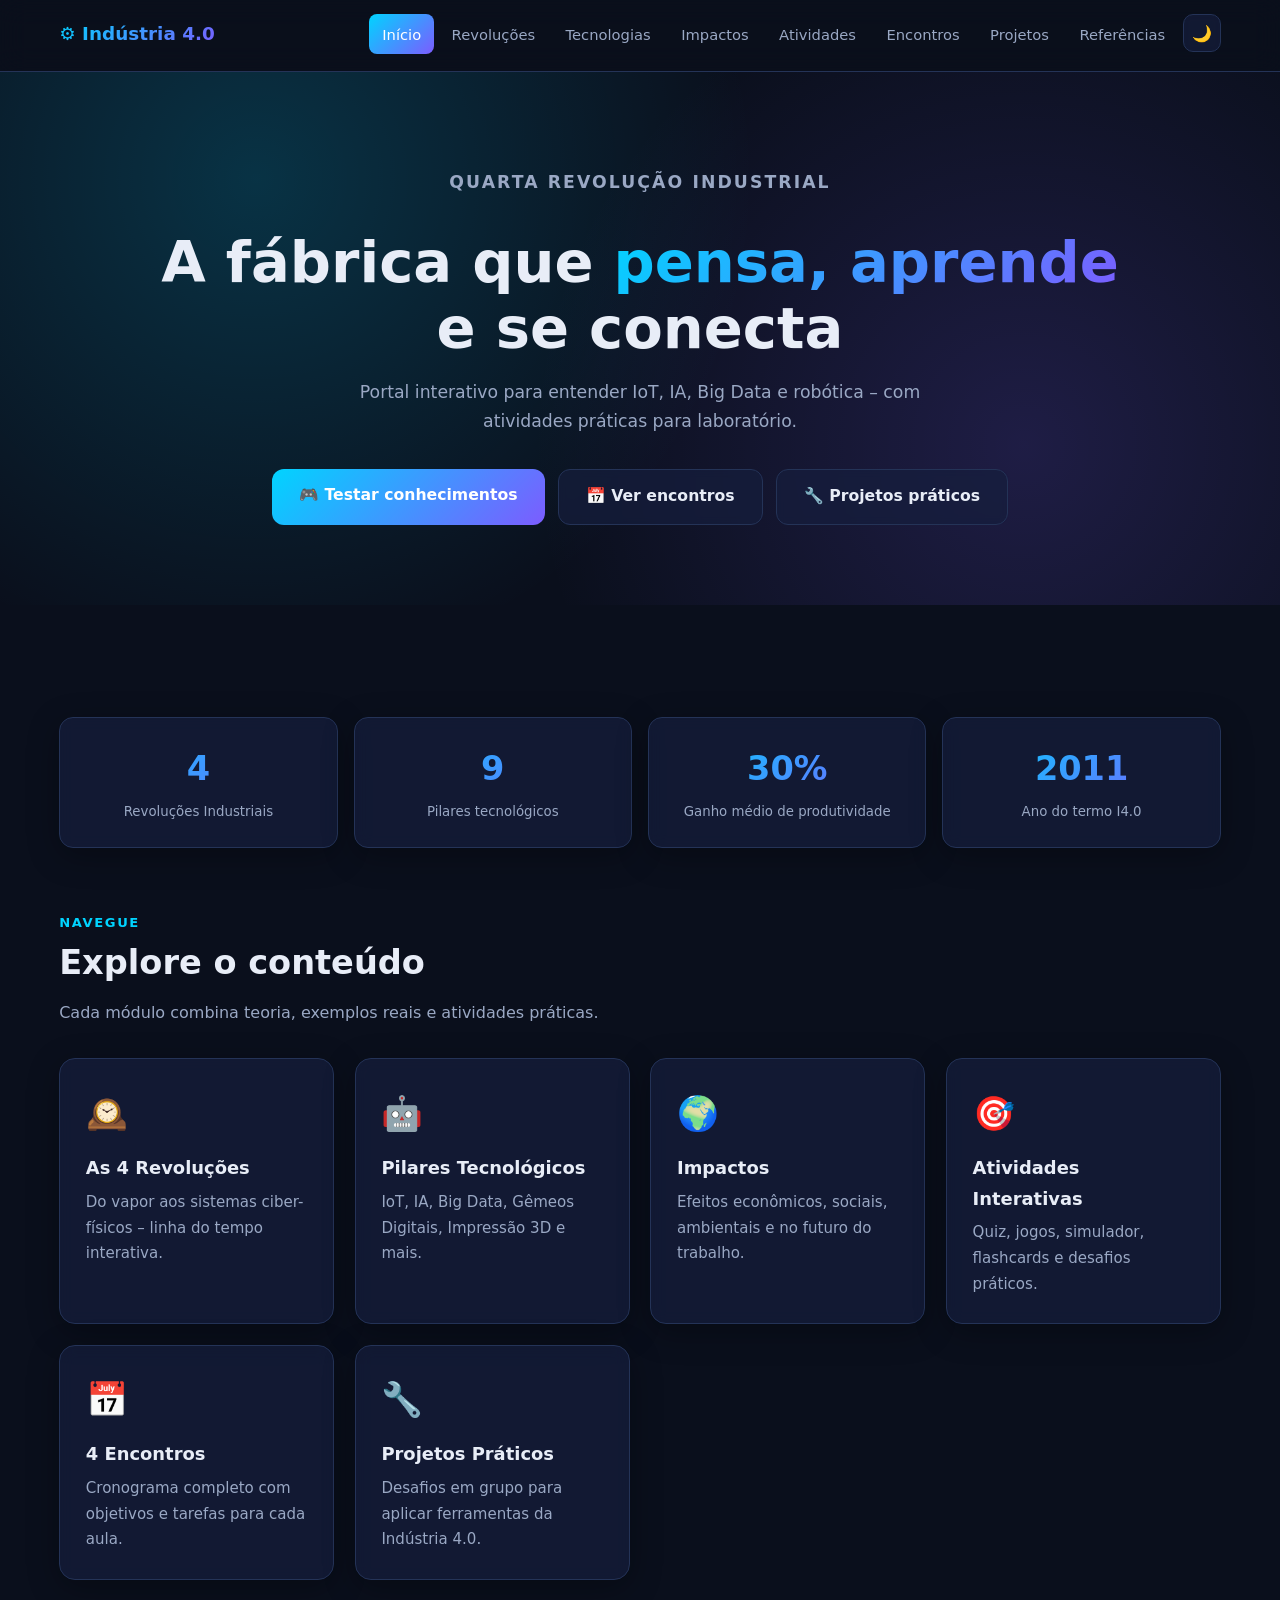
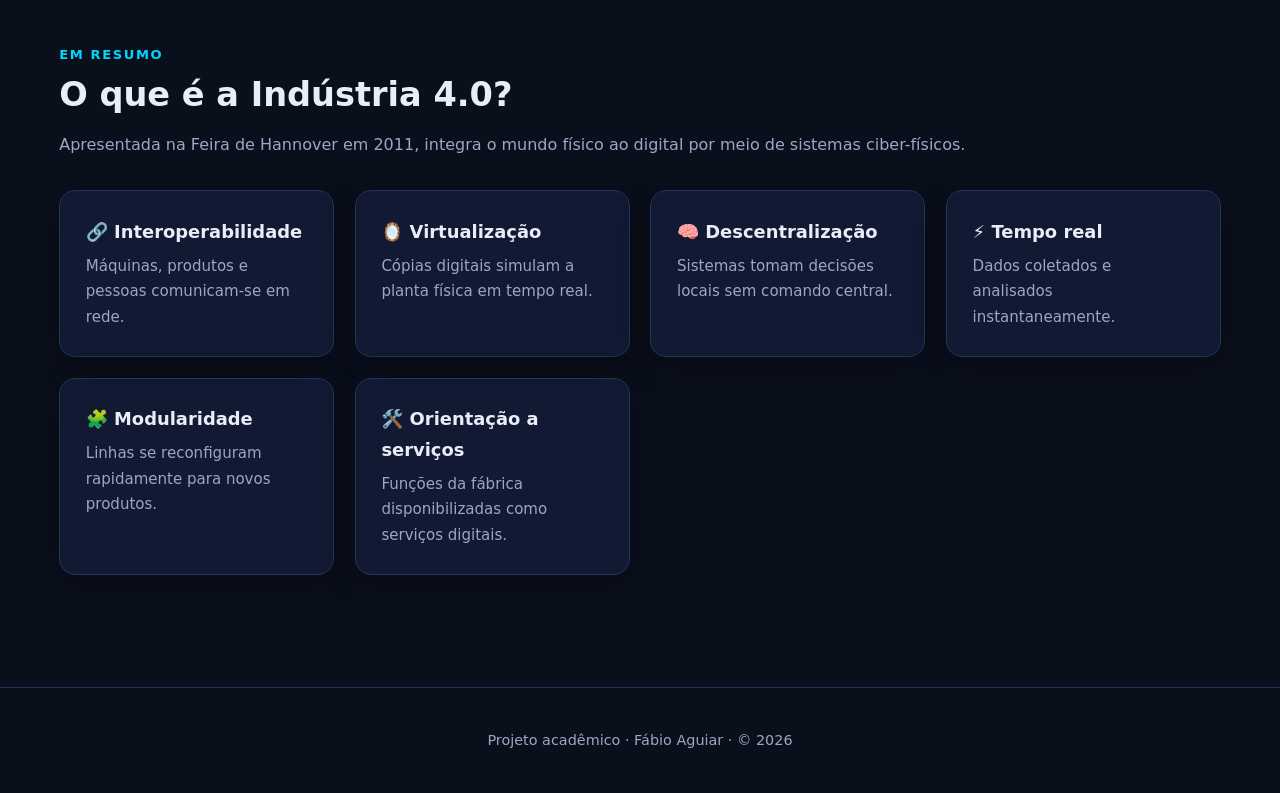
<file: index.html>
<!DOCTYPE html>
<html lang="pt-BR" data-theme="dark">
<head>
  <meta charset="UTF-8">
  <meta name="viewport" content="width=device-width, initial-scale=1">
  <title>Indústria 4.0 · Portal Interativo</title>
  <meta name="description" content="Portal educativo e interativo sobre a Quarta Revolução Industrial.">
  <link rel="stylesheet" href="assets/css/style.css">
</head>
<body>
  <header>
    <div class="nav-wrap">
      <a href="index.html" class="logo">⚙️ Indústria 4.0</a>
      <button class="burger">☰</button>
      <nav>
        <a href="index.html" class="active">Início</a>
        <a href="revolucoes.html">Revoluções</a>
        <a href="tecnologias.html">Tecnologias</a>
        <a href="impactos.html">Impactos</a>
        <a href="atividades.html">Atividades</a>
        <a href="encontros.html">Encontros</a>
        <a href="projetos.html">Projetos</a>
        <a href="referencias.html">Referências</a>
        <button id="theme">🌙</button>
      </nav>
    </div>
    <div id="bar"></div>
  </header>

  <section class="hero">
    <p class="eyebrow">Quarta Revolução Industrial</p>
    <h1>A fábrica que <span>pensa, aprende</span><br>e se conecta</h1>
    <p>Portal interativo para entender IoT, IA, Big Data e robótica – com atividades práticas para laboratório.</p>
    <div class="hero-btns">
      <a href="atividades.html" class="btn btn-p">🎮 Testar conhecimentos</a>
      <a href="encontros.html" class="btn btn-s">📅 Ver encontros</a>
      <a href="projetos.html" class="btn btn-s">🔧 Projetos práticos</a>
    </div>
  </section>

  <main>
    <section class="stats reveal">
      <div class="stat"><b data-count="4">0</b><small>Revoluções Industriais</small></div>
      <div class="stat"><b data-count="9">0</b><small>Pilares tecnológicos</small></div>
      <div class="stat"><b data-count="30" data-suf="%">0</b><small>Ganho médio de produtividade</small></div>
      <div class="stat"><b data-count="2011">0</b><small>Ano do termo I4.0</small></div>
    </section>

    <section class="reveal">
      <p class="eyebrow">Navegue</p>
      <h2>Explore o conteúdo</h2>
      <p class="sub">Cada módulo combina teoria, exemplos reais e atividades práticas.</p>
      <div class="grid">
        <a class="card" href="revolucoes.html"><span class="ico">🕰️</span><h3>As 4 Revoluções</h3><p>Do vapor aos sistemas ciber-físicos – linha do tempo interativa.</p></a>
        <a class="card" href="tecnologias.html"><span class="ico">🤖</span><h3>Pilares Tecnológicos</h3><p>IoT, IA, Big Data, Gêmeos Digitais, Impressão 3D e mais.</p></a>
        <a class="card" href="impactos.html"><span class="ico">🌍</span><h3>Impactos</h3><p>Efeitos econômicos, sociais, ambientais e no futuro do trabalho.</p></a>
        <a class="card" href="atividades.html"><span class="ico">🎯</span><h3>Atividades Interativas</h3><p>Quiz, jogos, simulador, flashcards e desafios práticos.</p></a>
        <a class="card" href="encontros.html"><span class="ico">📅</span><h3>4 Encontros</h3><p>Cronograma completo com objetivos e tarefas para cada aula.</p></a>
        <a class="card" href="projetos.html"><span class="ico">🔧</span><h3>Projetos Práticos</h3><p>Desafios em grupo para aplicar ferramentas da Indústria 4.0.</p></a>
      </div>
    </section>

    <section class="reveal">
      <p class="eyebrow">Em resumo</p>
      <h2>O que é a Indústria 4.0?</h2>
      <p class="sub">Apresentada na Feira de Hannover em 2011, integra o mundo físico ao digital por meio de sistemas ciber-físicos.</p>
      <div class="grid">
        <div class="card"><h3>🔗 Interoperabilidade</h3><p>Máquinas, produtos e pessoas comunicam-se em rede.</p></div>
        <div class="card"><h3>🪞 Virtualização</h3><p>Cópias digitais simulam a planta física em tempo real.</p></div>
        <div class="card"><h3>🧠 Descentralização</h3><p>Sistemas tomam decisões locais sem comando central.</p></div>
        <div class="card"><h3>⚡ Tempo real</h3><p>Dados coletados e analisados instantaneamente.</p></div>
        <div class="card"><h3>🧩 Modularidade</h3><p>Linhas se reconfiguram rapidamente para novos produtos.</p></div>
        <div class="card"><h3>🛠️ Orientação a serviços</h3><p>Funções da fábrica disponibilizadas como serviços digitais.</p></div>
      </div>
    </section>
  </main>

  <footer>
    <p>Projeto acadêmico · Fábio Aguiar · © 2026</p>
  </footer>
  <button id="top">↑</button>
  <script src="assets/js/app.js"></script>
</body>
</html>
</file>
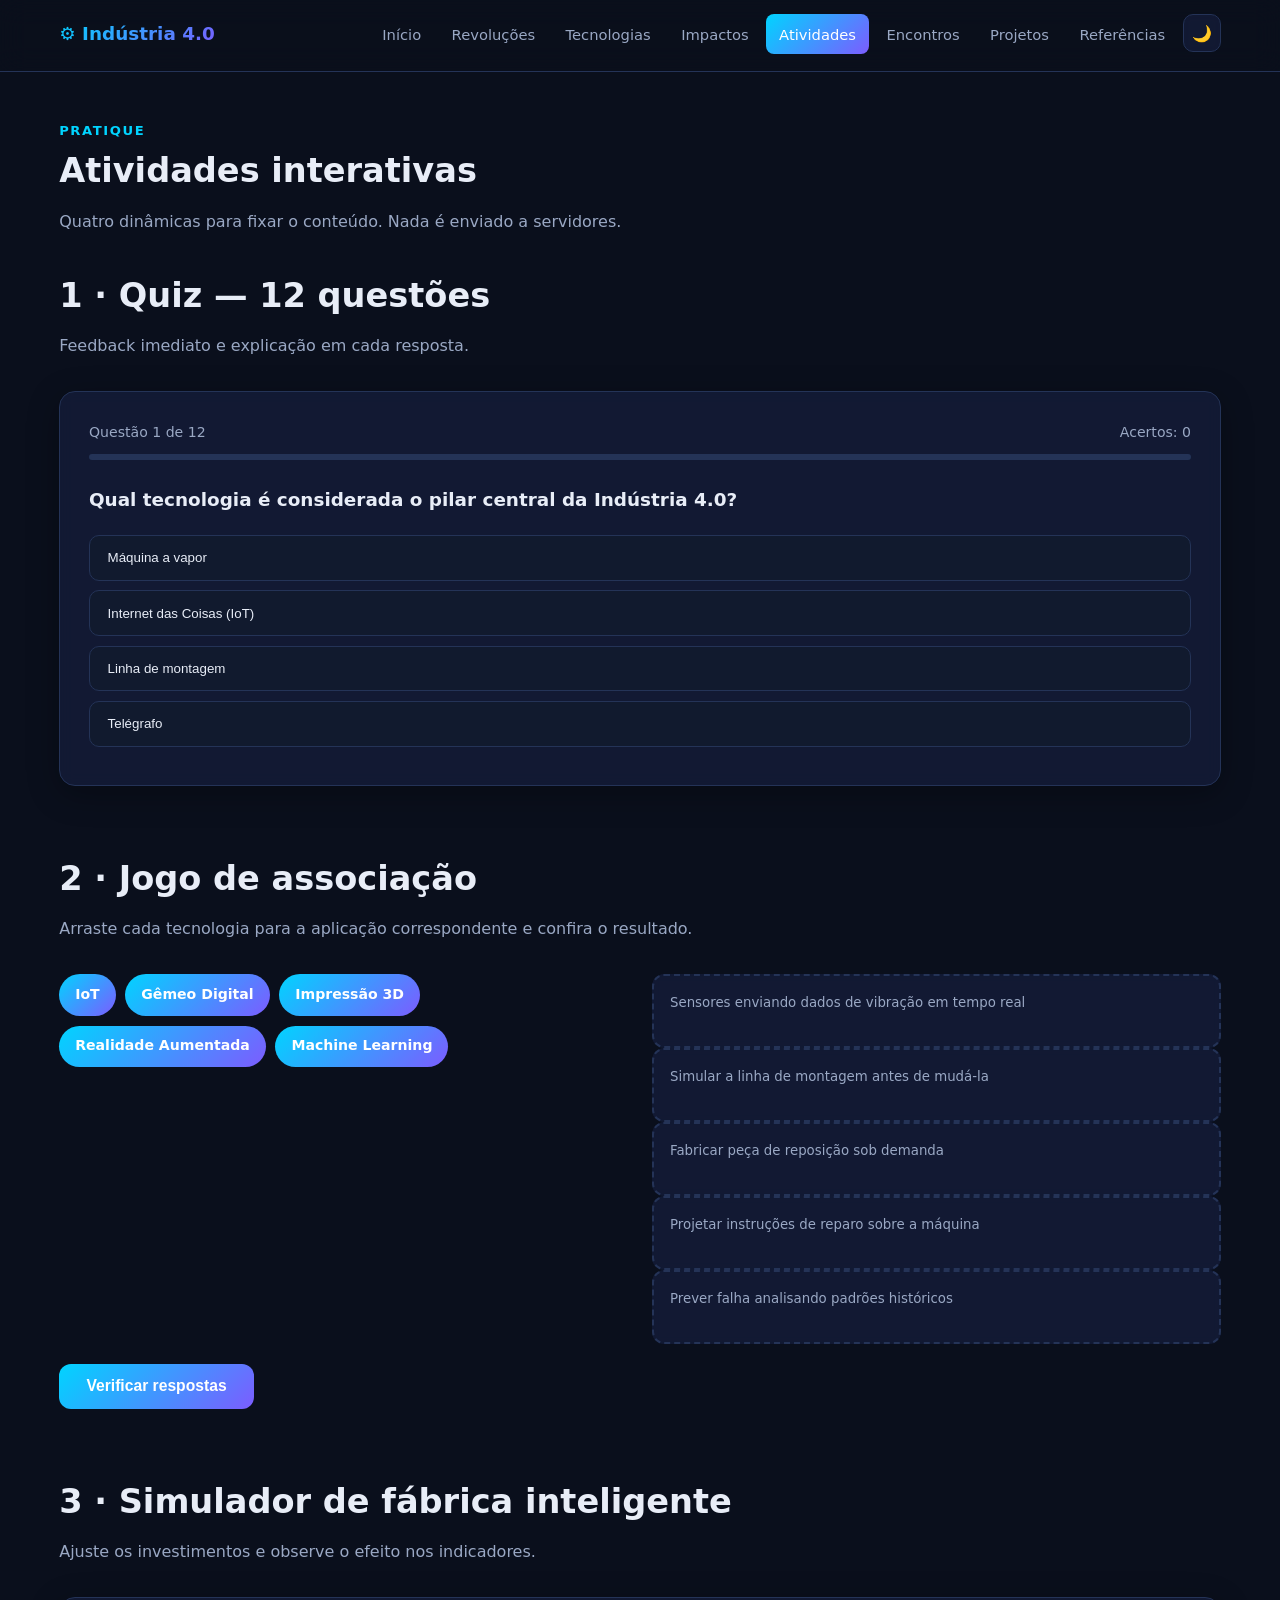
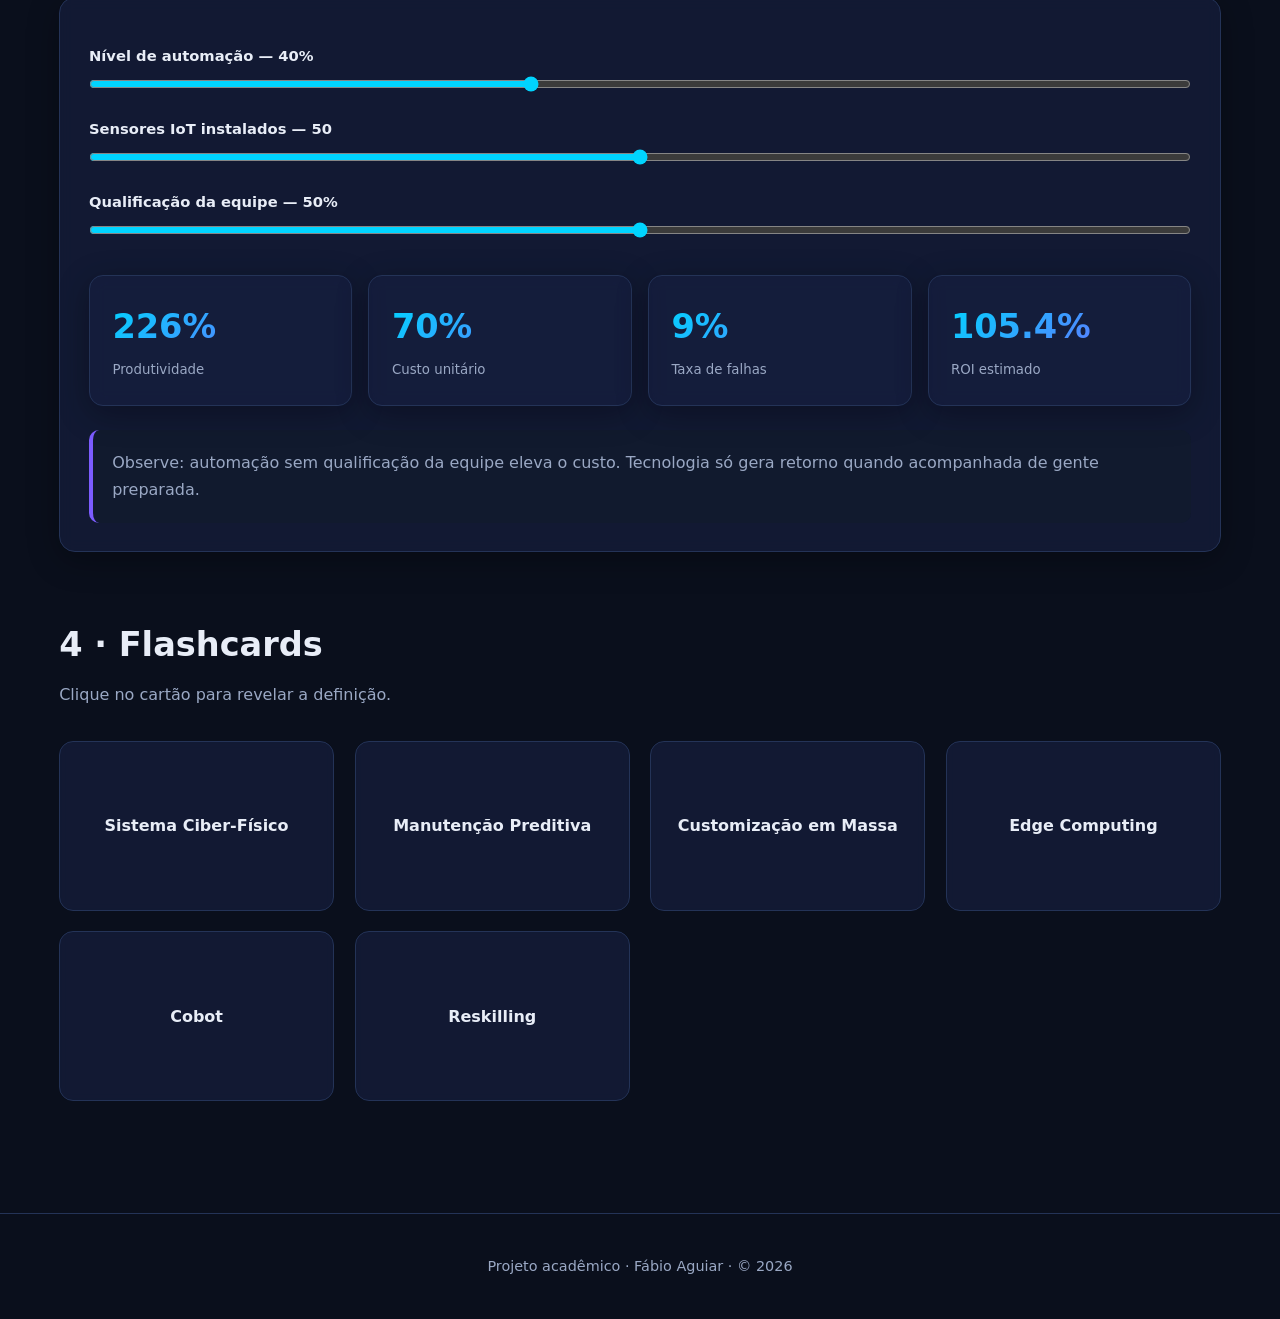
<file: atividades.html>
<!DOCTYPE html>
<html lang="pt-BR" data-theme="dark">
<head>
  <meta charset="UTF-8">
  <meta name="viewport" content="width=device-width, initial-scale=1">
  <title>Atividades Interativas · Indústria 4.0</title>
  <link rel="stylesheet" href="assets/css/style.css">
</head>
<body>
  <header>
    <div class="nav-wrap">
      <a href="index.html" class="logo">⚙️ Indústria 4.0</a>
      <button class="burger">☰</button>
      <nav>
        <a href="index.html">Início</a>
        <a href="revolucoes.html">Revoluções</a>
        <a href="tecnologias.html">Tecnologias</a>
        <a href="impactos.html">Impactos</a>
        <a href="atividades.html" class="active">Atividades</a>
        <a href="encontros.html">Encontros</a>
        <a href="projetos.html">Projetos</a>
        <a href="referencias.html">Referências</a>
        <button id="theme">🌙</button>
      </nav>
    </div>
    <div id="bar"></div>
  </header>

  <main>
    <p class="eyebrow">Pratique</p>
    <h2>Atividades interativas</h2>
    <p class="sub">Quatro dinâmicas para fixar o conteúdo. Nada é enviado a servidores.</p>

    <section class="reveal">
      <h2>1 · Quiz — 12 questões</h2>
      <p class="sub">Feedback imediato e explicação em cada resposta.</p>
      <div class="quiz" id="quiz"></div>
    </section>

    <section class="reveal">
      <h2>2 · Jogo de associação</h2>
      <p class="sub">Arraste cada tecnologia para a aplicação correspondente e confira o resultado.</p>
      <div class="dd">
        <div class="pool" id="pool">
          <span class="chip" data-key="a">IoT</span>
          <span class="chip" data-key="b">Gêmeo Digital</span>
          <span class="chip" data-key="c">Impressão 3D</span>
          <span class="chip" data-key="d">Realidade Aumentada</span>
          <span class="chip" data-key="e">Machine Learning</span>
        </div>
        <div>
          <div class="zone" data-key="a"><small>Sensores enviando dados de vibração em tempo real</small></div>
          <div class="zone" data-key="b"><small>Simular a linha de montagem antes de mudá-la</small></div>
          <div class="zone" data-key="c"><small>Fabricar peça de reposição sob demanda</small></div>
          <div class="zone" data-key="d"><small>Projetar instruções de reparo sobre a máquina</small></div>
          <div class="zone" data-key="e"><small>Prever falha analisando padrões históricos</small></div>
        </div>
      </div>
      <button class="btn btn-p" id="checkDD" style="margin-top:1.2rem">Verificar respostas</button>
      <div id="ddRes"></div>
    </section>

    <section class="reveal">
      <h2>3 · Simulador de fábrica inteligente</h2>
      <p class="sub">Ajuste os investimentos e observe o efeito nos indicadores.</p>
      <div class="sim" id="sim">
        <label>Nível de automação — <span id="aV">40%</span></label>
        <input type="range" id="auto" min="0" max="100" value="40">
        <label>Sensores IoT instalados — <span id="sV">50</span></label>
        <input type="range" id="sens" min="0" max="100" value="50">
        <label>Qualificação da equipe — <span id="qV">50%</span></label>
        <input type="range" id="qual" min="0" max="100" value="50">
        <div class="out">
          <div class="stat"><b id="oProd">---</b><small>Produtividade</small></div>
          <div class="stat"><b id="oCusto">---</b><small>Custo unitário</small></div>
          <div class="stat"><b id="oFalha">---</b><small>Taxa de falhas</small></div>
          <div class="stat"><b id="oRoi">---</b><small>ROI estimado</small></div>
        </div>
        <p class="note" style="margin-top:1.5rem">Observe: automação sem qualificação da equipe eleva o custo. Tecnologia só gera retorno quando acompanhada de gente preparada.</p>
      </div>
    </section>

    <section class="reveal">
      <h2>4 · Flashcards</h2>
      <p class="sub">Clique no cartão para revelar a definição.</p>
      <div class="grid">
        <div class="fc"><div class="fc-in"><div class="fc-f">Sistema Ciber-Físico</div><div class="fc-bk">Integração entre componentes físicos e software que se monitoram e controlam mutuamente.</div></div></div>
        <div class="fc"><div class="fc-in"><div class="fc-f">Manutenção Preditiva</div><div class="fc-bk">Uso de dados de sensores e IA para antecipar falhas antes que ocorram.</div></div></div>
        <div class="fc"><div class="fc-in"><div class="fc-f">Customização em Massa</div><div class="fc-bk">Produzir itens personalizados mantendo a eficiência da produção em escala.</div></div></div>
        <div class="fc"><div class="fc-in"><div class="fc-f">Edge Computing</div><div class="fc-bk">Processar dados próximo à origem, reduzindo latência e tráfego de rede.</div></div></div>
        <div class="fc"><div class="fc-in"><div class="fc-f">Cobot</div><div class="fc-bk">Robô colaborativo que atua junto a humanos com sensores de segurança.</div></div></div>
        <div class="fc"><div class="fc-in"><div class="fc-f">Reskilling</div><div class="fc-bk">Requalificação do trabalhador para novas funções criadas pela tecnologia.</div></div></div>
      </div>
    </section>
  </main>

  <footer>
    <p>Projeto acadêmico · Fábio Aguiar · © 2026</p>
  </footer>
  <button id="top">↑</button>
  <script src="assets/js/app.js"></script>
</body>
</html>
</file>
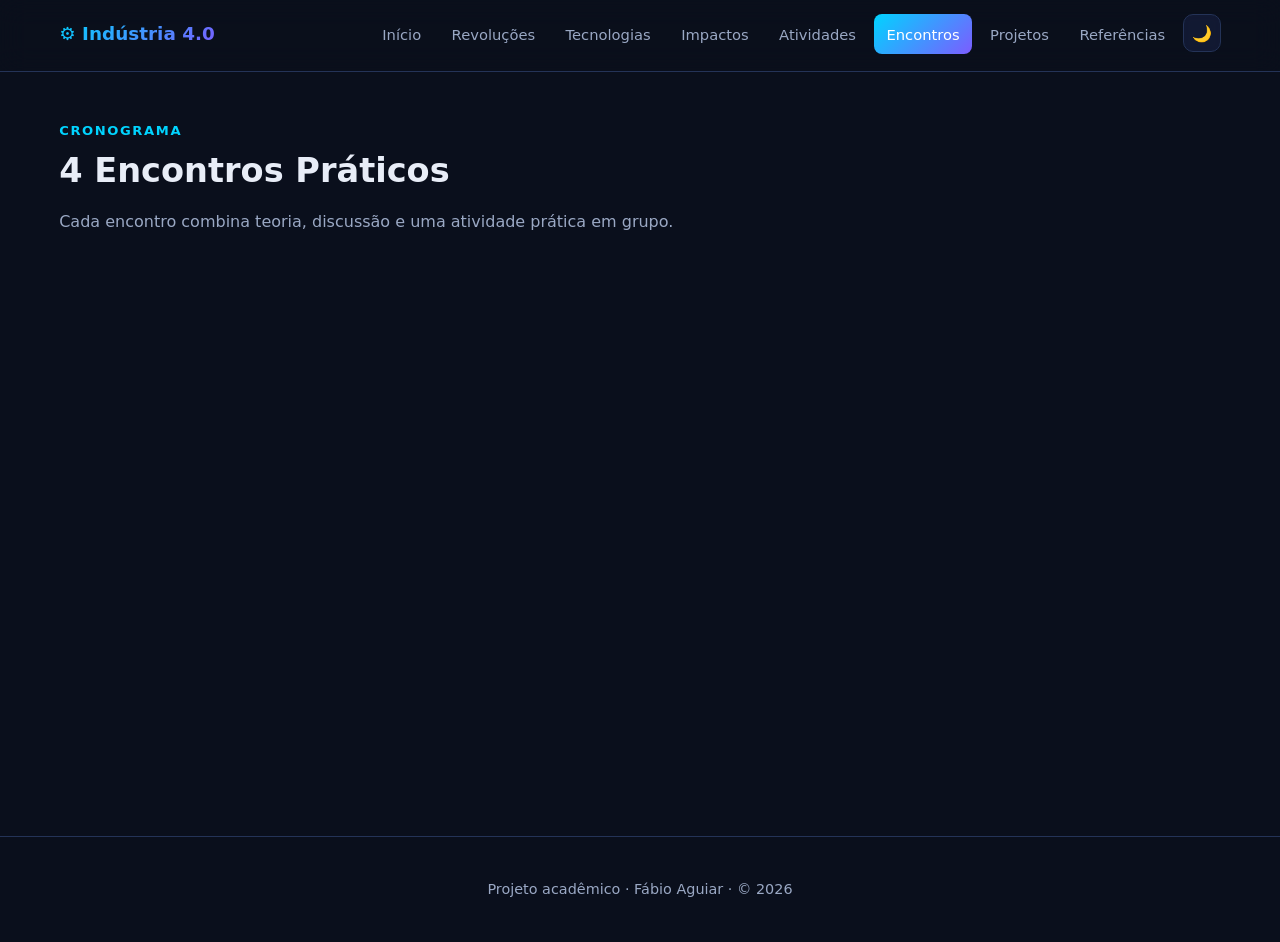
<file: encontros.html>
<!DOCTYPE html>
<html lang="pt-BR" data-theme="dark">
<head>
  <meta charset="UTF-8">
  <meta name="viewport" content="width=device-width, initial-scale=1">
  <title>Encontros · Indústria 4.0</title>
  <link rel="stylesheet" href="assets/css/style.css">
</head>
<body>
  <header>
    <div class="nav-wrap">
      <a href="index.html" class="logo">⚙️ Indústria 4.0</a>
      <button class="burger">☰</button>
      <nav>
        <a href="index.html">Início</a>
        <a href="revolucoes.html">Revoluções</a>
        <a href="tecnologias.html">Tecnologias</a>
        <a href="impactos.html">Impactos</a>
        <a href="atividades.html">Atividades</a>
        <a href="encontros.html" class="active">Encontros</a>
        <a href="projetos.html">Projetos</a>
        <a href="referencias.html">Referências</a>
        <button id="theme">🌙</button>
      </nav>
    </div>
    <div id="bar"></div>
  </header>

  <main>
    <p class="eyebrow">Cronograma</p>
    <h2>4 Encontros Práticos</h2>
    <p class="sub">Cada encontro combina teoria, discussão e uma atividade prática em grupo.</p>

    <div class="grid" id="encontrosGrid">
      <!-- Os cards serão gerados via JS para facilitar a persistência -->
    </div>
  </main>

  <footer>
    <p>Projeto acadêmico · Fábio Aguiar · © 2026</p>
  </footer>
  <button id="top">↑</button>
  <script src="assets/js/app.js"></script>
</body>
</html>
</file>
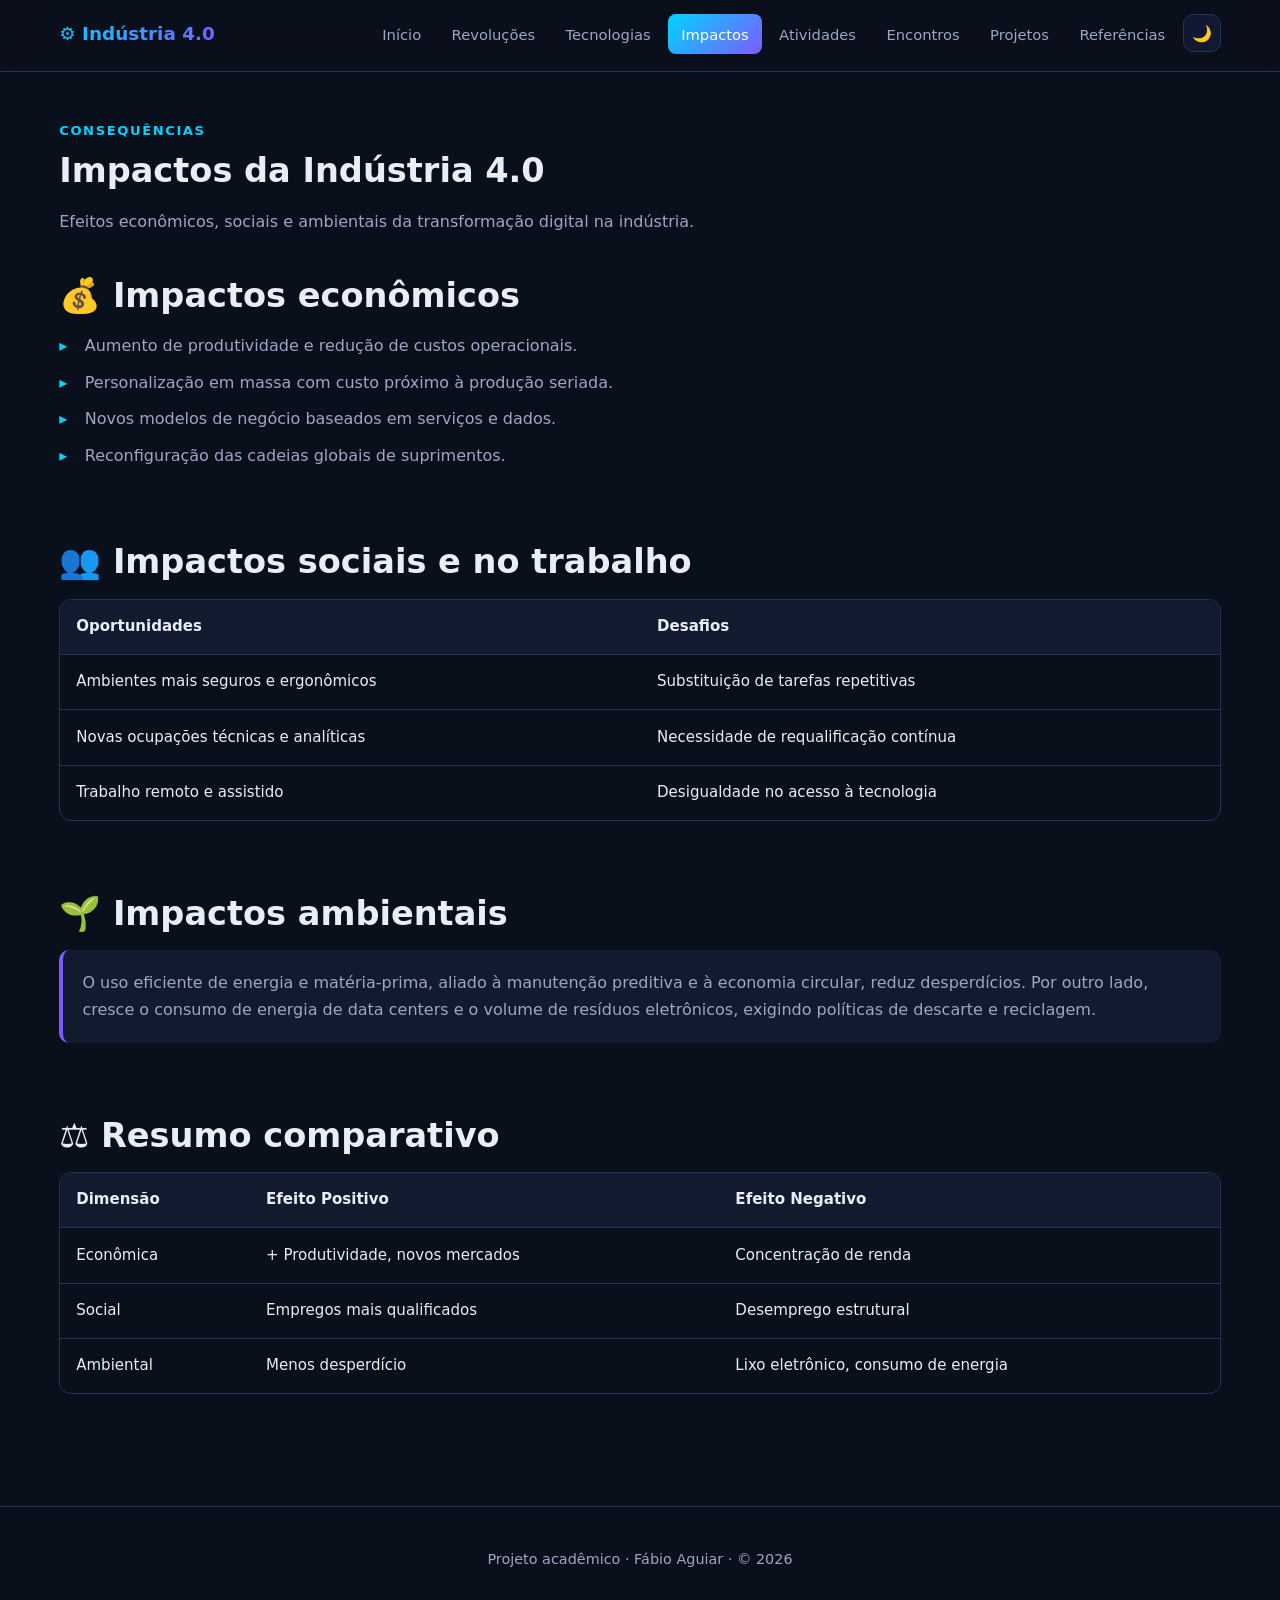
<file: impactos.html>
<!DOCTYPE html>
<html lang="pt-BR" data-theme="dark">
<head>
  <meta charset="UTF-8">
  <meta name="viewport" content="width=device-width, initial-scale=1">
  <title>Impactos · Indústria 4.0</title>
  <link rel="stylesheet" href="assets/css/style.css">
</head>
<body>
  <header>
    <div class="nav-wrap">
      <a href="index.html" class="logo">⚙️ Indústria 4.0</a>
      <button class="burger">☰</button>
      <nav>
        <a href="index.html">Início</a>
        <a href="revolucoes.html">Revoluções</a>
        <a href="tecnologias.html">Tecnologias</a>
        <a href="impactos.html" class="active">Impactos</a>
        <a href="atividades.html">Atividades</a>
        <a href="encontros.html">Encontros</a>
        <a href="projetos.html">Projetos</a>
        <a href="referencias.html">Referências</a>
        <button id="theme">🌙</button>
      </nav>
    </div>
    <div id="bar"></div>
  </header>

  <main>
    <p class="eyebrow">Consequências</p>
    <h2>Impactos da Indústria 4.0</h2>
    <p class="sub">Efeitos econômicos, sociais e ambientais da transformação digital na indústria.</p>

    <section class="reveal">
      <h2>💰 Impactos econômicos</h2>
      <ul class="li">
        <li>Aumento de produtividade e redução de custos operacionais.</li>
        <li>Personalização em massa com custo próximo à produção seriada.</li>
        <li>Novos modelos de negócio baseados em serviços e dados.</li>
        <li>Reconfiguração das cadeias globais de suprimentos.</li>
      </ul>
    </section>

    <section class="reveal">
      <h2>👥 Impactos sociais e no trabalho</h2>
      <div class="tw">
        <table>
          <thead>
            <tr><th>Oportunidades</th><th>Desafios</th></tr>
          </thead>
          <tbody>
            <tr><td>Ambientes mais seguros e ergonômicos</td><td>Substituição de tarefas repetitivas</td></tr>
            <tr><td>Novas ocupações técnicas e analíticas</td><td>Necessidade de requalificação contínua</td></tr>
            <tr><td>Trabalho remoto e assistido</td><td>Desigualdade no acesso à tecnologia</td></tr>
          </tbody>
        </table>
      </div>
    </section>

    <section class="reveal">
      <h2>🌱 Impactos ambientais</h2>
      <div class="note">
        <p>O uso eficiente de energia e matéria-prima, aliado à manutenção preditiva e à economia circular, reduz desperdícios. Por outro lado, cresce o consumo de energia de data centers e o volume de resíduos eletrônicos, exigindo políticas de descarte e reciclagem.</p>
      </div>
    </section>

    <section class="reveal">
      <h2>⚖️ Resumo comparativo</h2>
      <div class="tw">
        <table>
          <thead>
            <tr><th>Dimensão</th><th>Efeito Positivo</th><th>Efeito Negativo</th></tr>
          </thead>
          <tbody>
            <tr><td>Econômica</td><td>+ Produtividade, novos mercados</td><td>Concentração de renda</td></tr>
            <tr><td>Social</td><td>Empregos mais qualificados</td><td>Desemprego estrutural</td></tr>
            <tr><td>Ambiental</td><td>Menos desperdício</td><td>Lixo eletrônico, consumo de energia</td></tr>
          </tbody>
        </table>
      </div>
    </section>
  </main>

  <footer>
    <p>Projeto acadêmico · Fábio Aguiar · © 2026</p>
  </footer>
  <button id="top">↑</button>
  <script src="assets/js/app.js"></script>
</body>
</html>
</file>
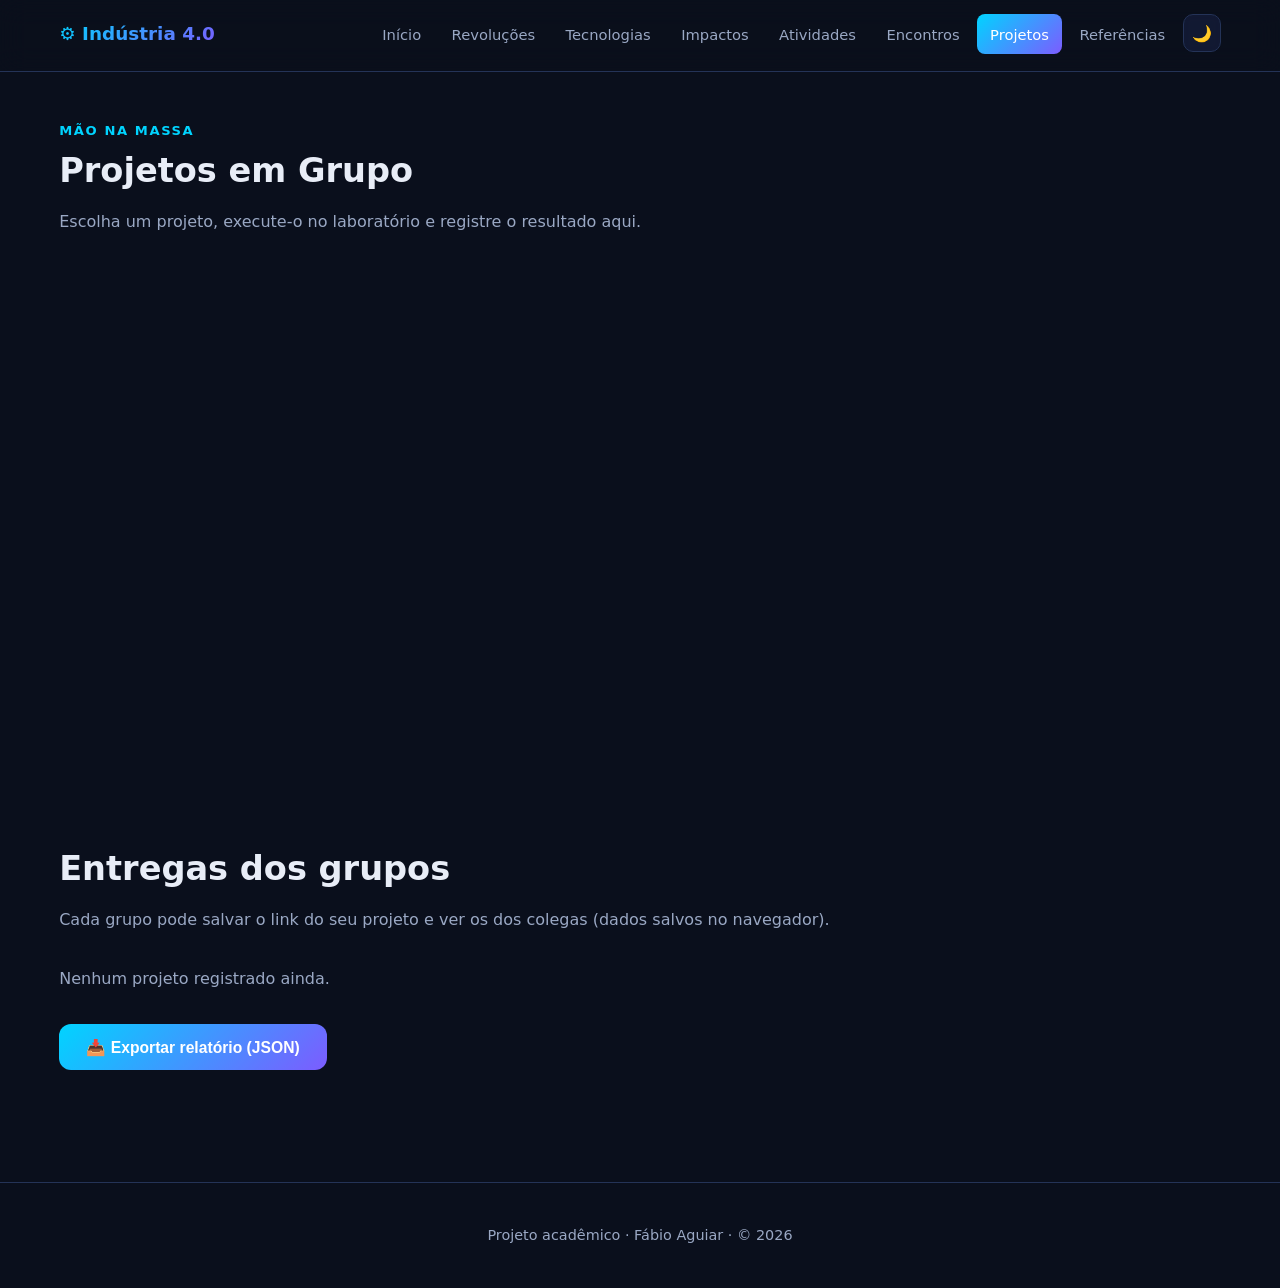
<file: projetos.html>
<!DOCTYPE html>
<html lang="pt-BR" data-theme="dark">
<head>
  <meta charset="UTF-8">
  <meta name="viewport" content="width=device-width, initial-scale=1">
  <title>Projetos Práticos · Indústria 4.0</title>
  <link rel="stylesheet" href="assets/css/style.css">
</head>
<body>
  <header>
    <div class="nav-wrap">
      <a href="index.html" class="logo">⚙️ Indústria 4.0</a>
      <button class="burger">☰</button>
      <nav>
        <a href="index.html">Início</a>
        <a href="revolucoes.html">Revoluções</a>
        <a href="tecnologias.html">Tecnologias</a>
        <a href="impactos.html">Impactos</a>
        <a href="atividades.html">Atividades</a>
        <a href="encontros.html">Encontros</a>
        <a href="projetos.html" class="active">Projetos</a>
        <a href="referencias.html">Referências</a>
        <button id="theme">🌙</button>
      </nav>
    </div>
    <div id="bar"></div>
  </header>

  <main>
    <p class="eyebrow">Mão na massa</p>
    <h2>Projetos em Grupo</h2>
    <p class="sub">Escolha um projeto, execute-o no laboratório e registre o resultado aqui.</p>

    <div class="grid" id="projetosGrid">
      <!-- Gerado via JS -->
    </div>

    <section style="margin-top: 3rem;">
      <h2>Entregas dos grupos</h2>
      <p class="sub">Cada grupo pode salvar o link do seu projeto e ver os dos colegas (dados salvos no navegador).</p>
      <div id="entregas"></div>
      <button class="btn btn-p" id="exportarRelatorio">📥 Exportar relatório (JSON)</button>
    </section>
  </main>

  <footer>
    <p>Projeto acadêmico · Fábio Aguiar · © 2026</p>
  </footer>
  <button id="top">↑</button>
  <script src="assets/js/app.js"></script>
</body>
</html>
</file>
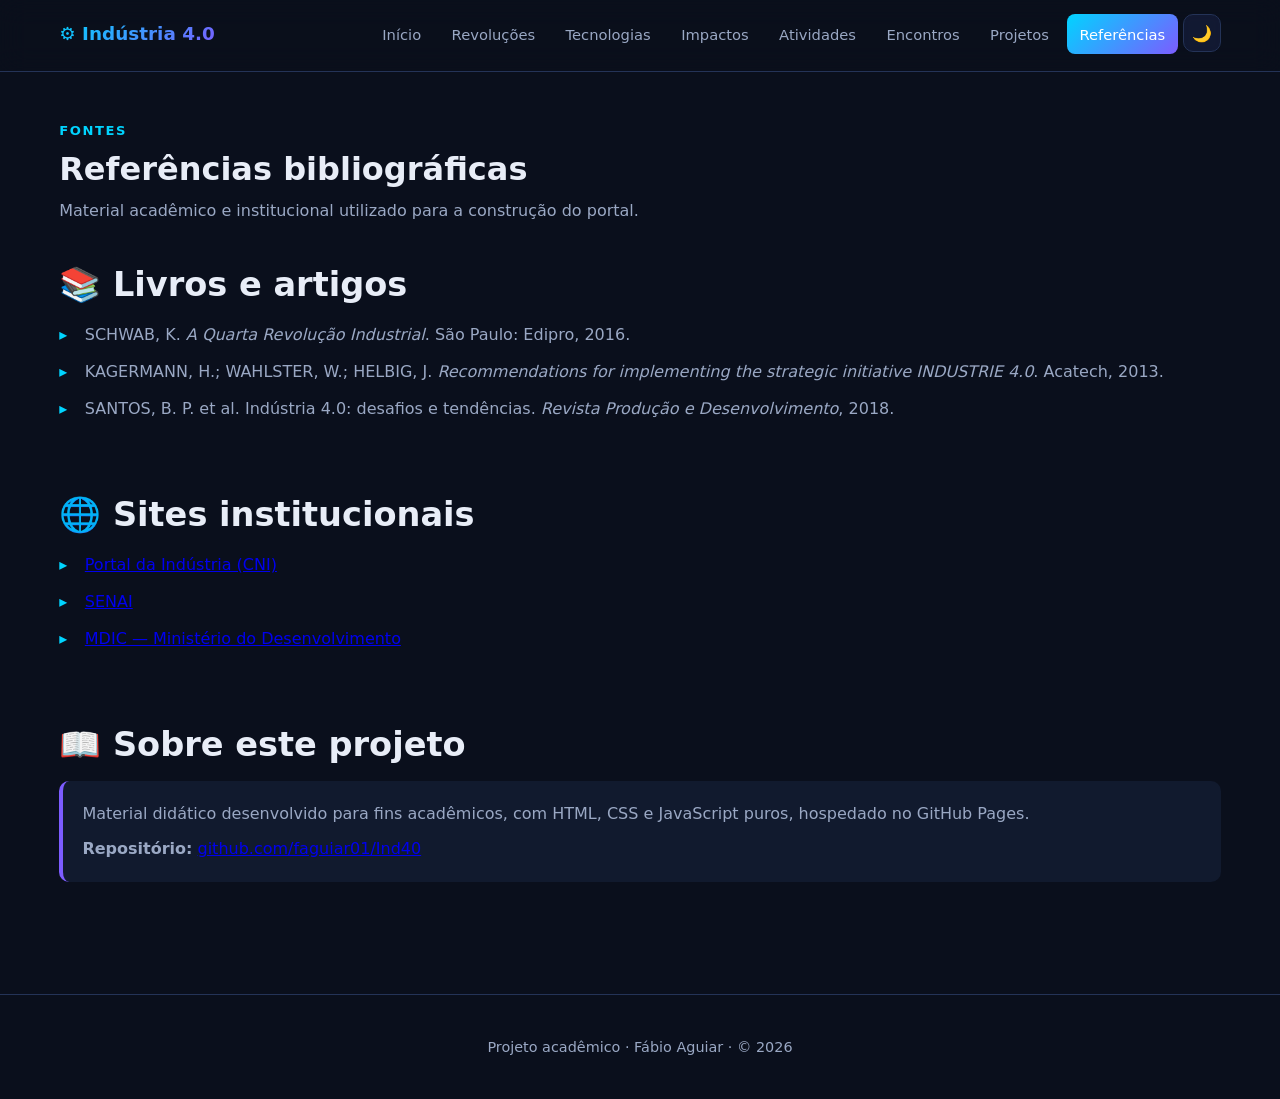
<file: referencias.html>
<!DOCTYPE html>
<html lang="pt-BR" data-theme="dark">
<head>
  <meta charset="UTF-8">
  <meta name="viewport" content="width=device-width, initial-scale=1">
  <title>Referências · Indústria 4.0</title>
  <link rel="stylesheet" href="assets/css/style.css">
</head>
<body>
  <header>
    <div class="nav-wrap">
      <a href="index.html" class="logo">⚙️ Indústria 4.0</a>
      <button class="burger">☰</button>
      <nav>
        <a href="index.html">Início</a>
        <a href="revolucoes.html">Revoluções</a>
        <a href="tecnologias.html">Tecnologias</a>
        <a href="impactos.html">Impactos</a>
        <a href="atividades.html">Atividades</a>
        <a href="encontros.html">Encontros</a>
        <a href="projetos.html">Projetos</a>
        <a href="referencias.html" class="active">Referências</a>
        <button id="theme">🌙</button>
      </nav>
    </div>
    <div id="bar"></div>
  </header>

  <main>
    <p class="eyebrow">Fontes</p>
    <h1>Referências bibliográficas</h1>
    <p class="sub">Material acadêmico e institucional utilizado para a construção do portal.</p>

    <section class="reveal">
      <h2>📚 Livros e artigos</h2>
      <ul class="li">
        <li>SCHWAB, K. <em>A Quarta Revolução Industrial</em>. São Paulo: Edipro, 2016.</li>
        <li>KAGERMANN, H.; WAHLSTER, W.; HELBIG, J. <em>Recommendations for implementing the strategic initiative INDUSTRIE 4.0</em>. Acatech, 2013.</li>
        <li>SANTOS, B. P. et al. Indústria 4.0: desafios e tendências. <em>Revista Produção e Desenvolvimento</em>, 2018.</li>
      </ul>
    </section>

    <section class="reveal">
      <h2>🌐 Sites institucionais</h2>
      <ul class="li">
        <li><a href="https://www.portaldaindustria.com.br" target="_blank" rel="noopener">Portal da Indústria (CNI)</a></li>
        <li><a href="https://www.senai.br" target="_blank" rel="noopener">SENAI</a></li>
        <li><a href="https://www.gov.br/mdic" target="_blank" rel="noopener">MDIC — Ministério do Desenvolvimento</a></li>
      </ul>
    </section>

    <section class="reveal">
      <h2>📖 Sobre este projeto</h2>
      <div class="note">
        <p>Material didático desenvolvido para fins acadêmicos, com HTML, CSS e JavaScript puros, hospedado no GitHub Pages.</p>
        <p style="margin-top:0.5rem;"><strong>Repositório:</strong> <a href="https://github.com/faguiar01/Ind40" target="_blank">github.com/faguiar01/Ind40</a></p>
      </div>
    </section>
  </main>

  <footer>
    <p>Projeto acadêmico · Fábio Aguiar · © 2026</p>
  </footer>
  <button id="top">↑</button>
  <script src="assets/js/app.js"></script>
</body>
</html>
</file>
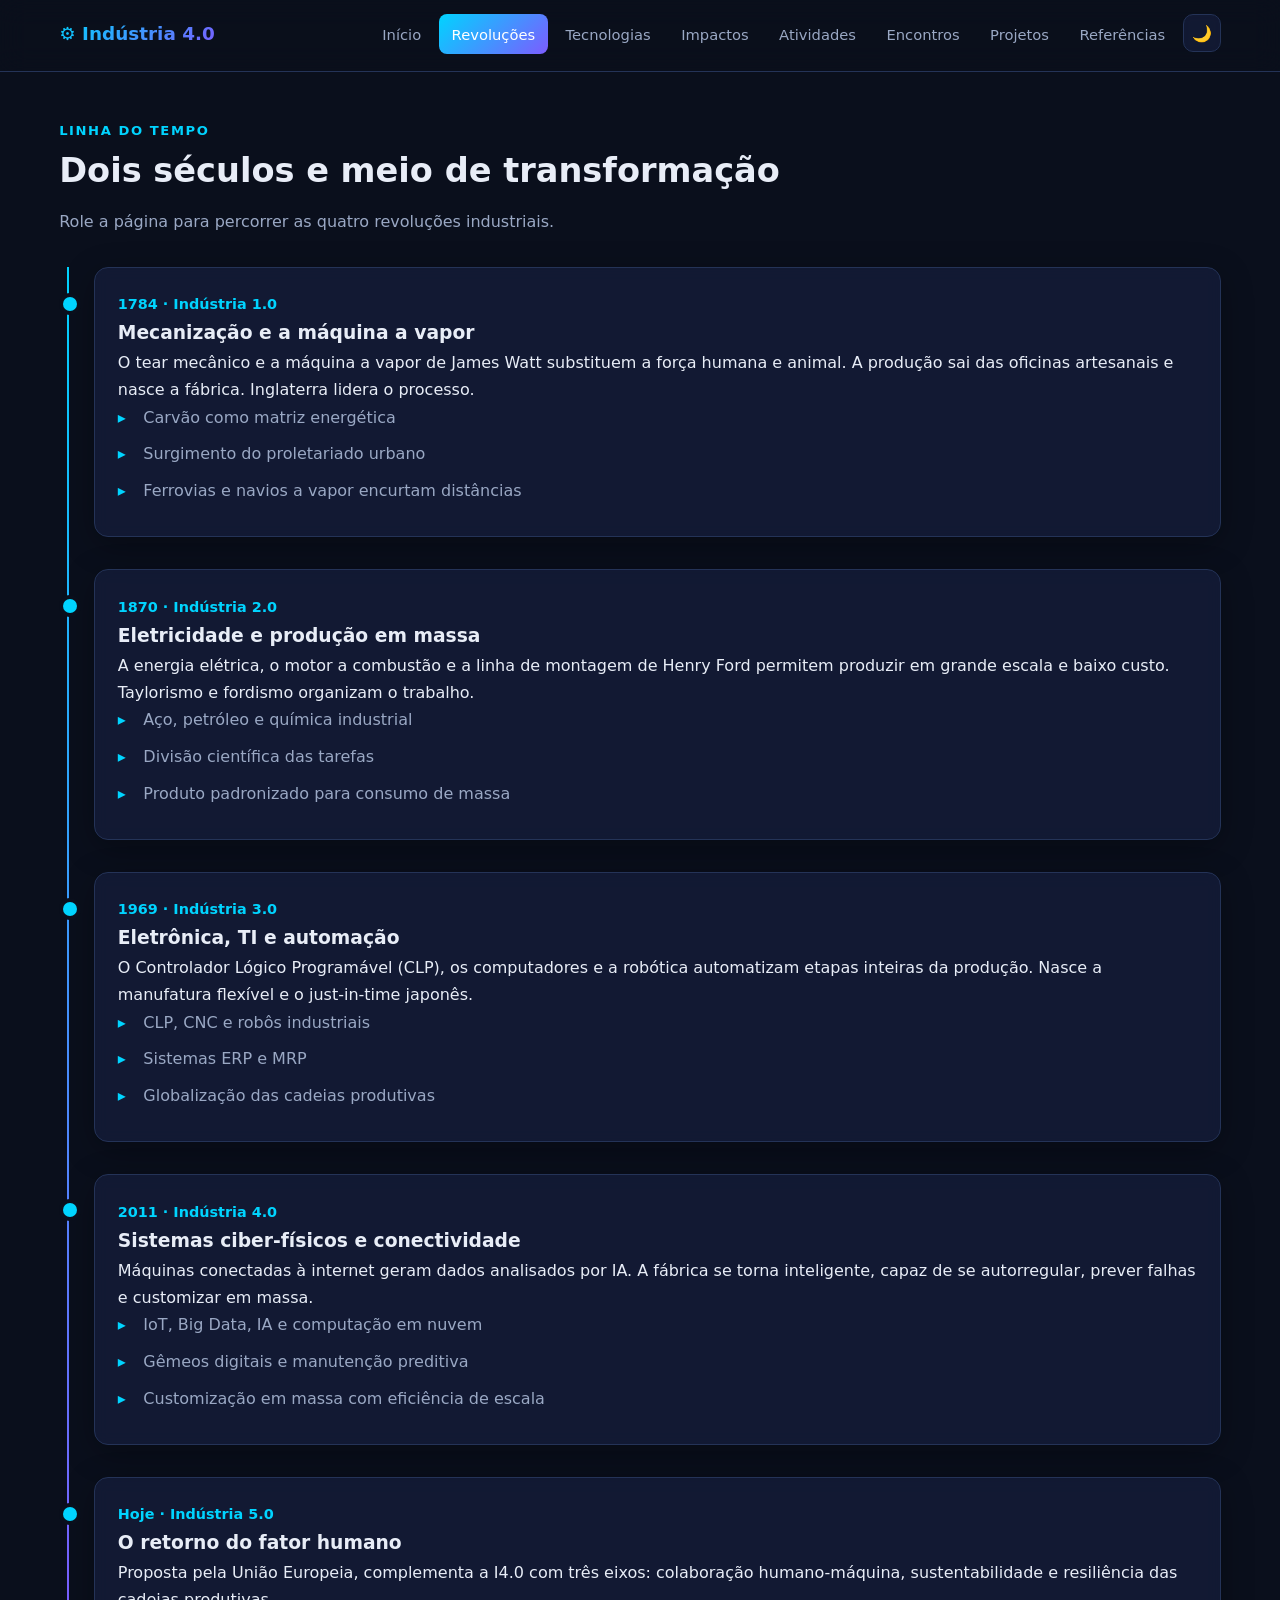
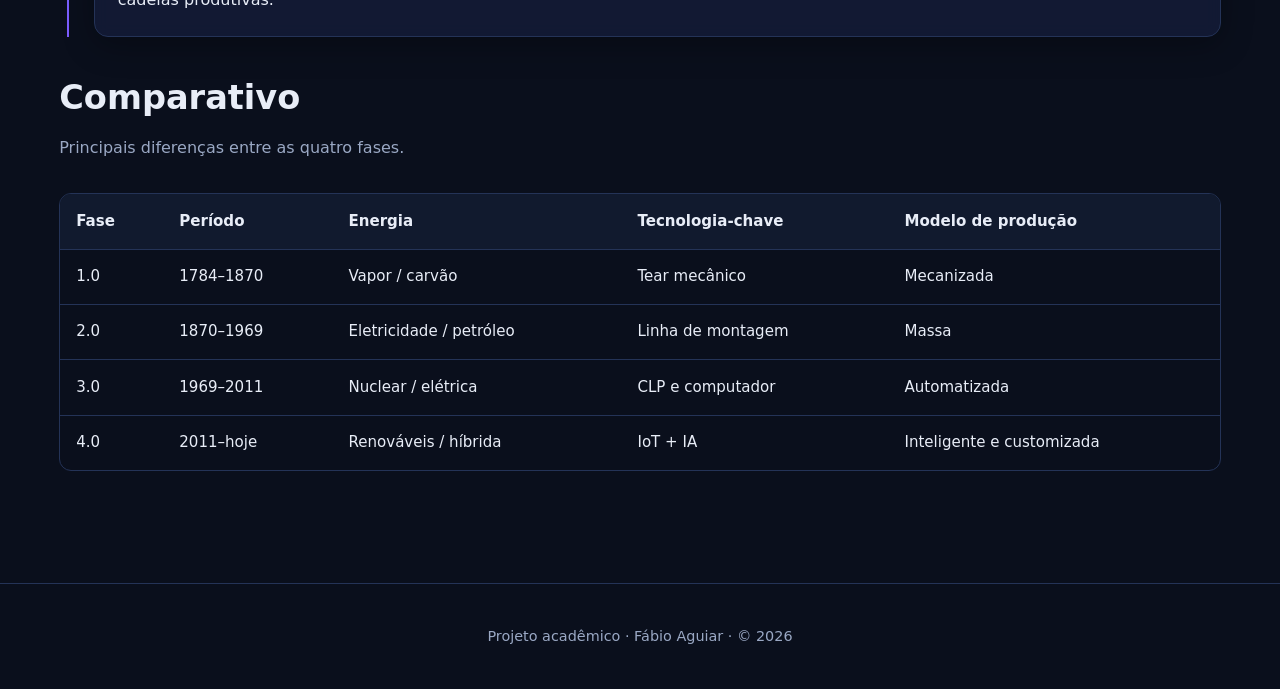
<file: revolucoes.html>
<!DOCTYPE html>
<html lang="pt-BR" data-theme="dark">
<head>
  <meta charset="UTF-8">
  <meta name="viewport" content="width=device-width, initial-scale=1">
  <title>As 4 Revoluções · Indústria 4.0</title>
  <link rel="stylesheet" href="assets/css/style.css">
</head>
<body>
  <header>
    <div class="nav-wrap">
      <a href="index.html" class="logo">⚙️ Indústria 4.0</a>
      <button class="burger">☰</button>
      <nav>
        <a href="index.html">Início</a>
        <a href="revolucoes.html" class="active">Revoluções</a>
        <a href="tecnologias.html">Tecnologias</a>
        <a href="impactos.html">Impactos</a>
        <a href="atividades.html">Atividades</a>
        <a href="encontros.html">Encontros</a>
        <a href="projetos.html">Projetos</a>
        <a href="referencias.html">Referências</a>
        <button id="theme">🌙</button>
      </nav>
    </div>
    <div id="bar"></div>
  </header>

  <main>
    <p class="eyebrow">Linha do tempo</p>
    <h2>Dois séculos e meio de transformação</h2>
    <p class="sub">Role a página para percorrer as quatro revoluções industriais.</p>

    <div class="tl">
      <div class="tl-item">
        <span class="yr">1784 · Indústria 1.0</span>
        <h3>Mecanização e a máquina a vapor</h3>
        <p>O tear mecânico e a máquina a vapor de James Watt substituem a força humana e animal. A produção sai das oficinas artesanais e nasce a fábrica. Inglaterra lidera o processo.</p>
        <ul class="li">
          <li>Carvão como matriz energética</li>
          <li>Surgimento do proletariado urbano</li>
          <li>Ferrovias e navios a vapor encurtam distâncias</li>
        </ul>
      </div>

      <div class="tl-item">
        <span class="yr">1870 · Indústria 2.0</span>
        <h3>Eletricidade e produção em massa</h3>
        <p>A energia elétrica, o motor a combustão e a linha de montagem de Henry Ford permitem produzir em grande escala e baixo custo. Taylorismo e fordismo organizam o trabalho.</p>
        <ul class="li">
          <li>Aço, petróleo e química industrial</li>
          <li>Divisão científica das tarefas</li>
          <li>Produto padronizado para consumo de massa</li>
        </ul>
      </div>

      <div class="tl-item">
        <span class="yr">1969 · Indústria 3.0</span>
        <h3>Eletrônica, TI e automação</h3>
        <p>O Controlador Lógico Programável (CLP), os computadores e a robótica automatizam etapas inteiras da produção. Nasce a manufatura flexível e o just-in-time japonês.</p>
        <ul class="li">
          <li>CLP, CNC e robôs industriais</li>
          <li>Sistemas ERP e MRP</li>
          <li>Globalização das cadeias produtivas</li>
        </ul>
      </div>

      <div class="tl-item">
        <span class="yr">2011 · Indústria 4.0</span>
        <h3>Sistemas ciber-físicos e conectividade</h3>
        <p>Máquinas conectadas à internet geram dados analisados por IA. A fábrica se torna inteligente, capaz de se autorregular, prever falhas e customizar em massa.</p>
        <ul class="li">
          <li>IoT, Big Data, IA e computação em nuvem</li>
          <li>Gêmeos digitais e manutenção preditiva</li>
          <li>Customização em massa com eficiência de escala</li>
        </ul>
      </div>

      <div class="tl-item">
        <span class="yr">Hoje · Indústria 5.0</span>
        <h3>O retorno do fator humano</h3>
        <p>Proposta pela União Europeia, complementa a I4.0 com três eixos: colaboração humano-máquina, sustentabilidade e resiliência das cadeias produtivas.</p>
      </div>
    </div>

    <section class="reveal">
      <h2>Comparativo</h2>
      <p class="sub">Principais diferenças entre as quatro fases.</p>
      <div class="tw">
        <table>
          <thead>
            <tr><th>Fase</th><th>Período</th><th>Energia</th><th>Tecnologia-chave</th><th>Modelo de produção</th></tr>
          </thead>
          <tbody>
            <tr><td>1.0</td><td>1784–1870</td><td>Vapor / carvão</td><td>Tear mecânico</td><td>Mecanizada</td></tr>
            <tr><td>2.0</td><td>1870–1969</td><td>Eletricidade / petróleo</td><td>Linha de montagem</td><td>Massa</td></tr>
            <tr><td>3.0</td><td>1969–2011</td><td>Nuclear / elétrica</td><td>CLP e computador</td><td>Automatizada</td></tr>
            <tr><td>4.0</td><td>2011–hoje</td><td>Renováveis / híbrida</td><td>IoT + IA</td><td>Inteligente e customizada</td></tr>
          </tbody>
        </table>
      </div>
    </section>
  </main>

  <footer>
    <p>Projeto acadêmico · Fábio Aguiar · © 2026</p>
  </footer>
  <button id="top">↑</button>
  <script src="assets/js/app.js"></script>
</body>
</html>
</file>
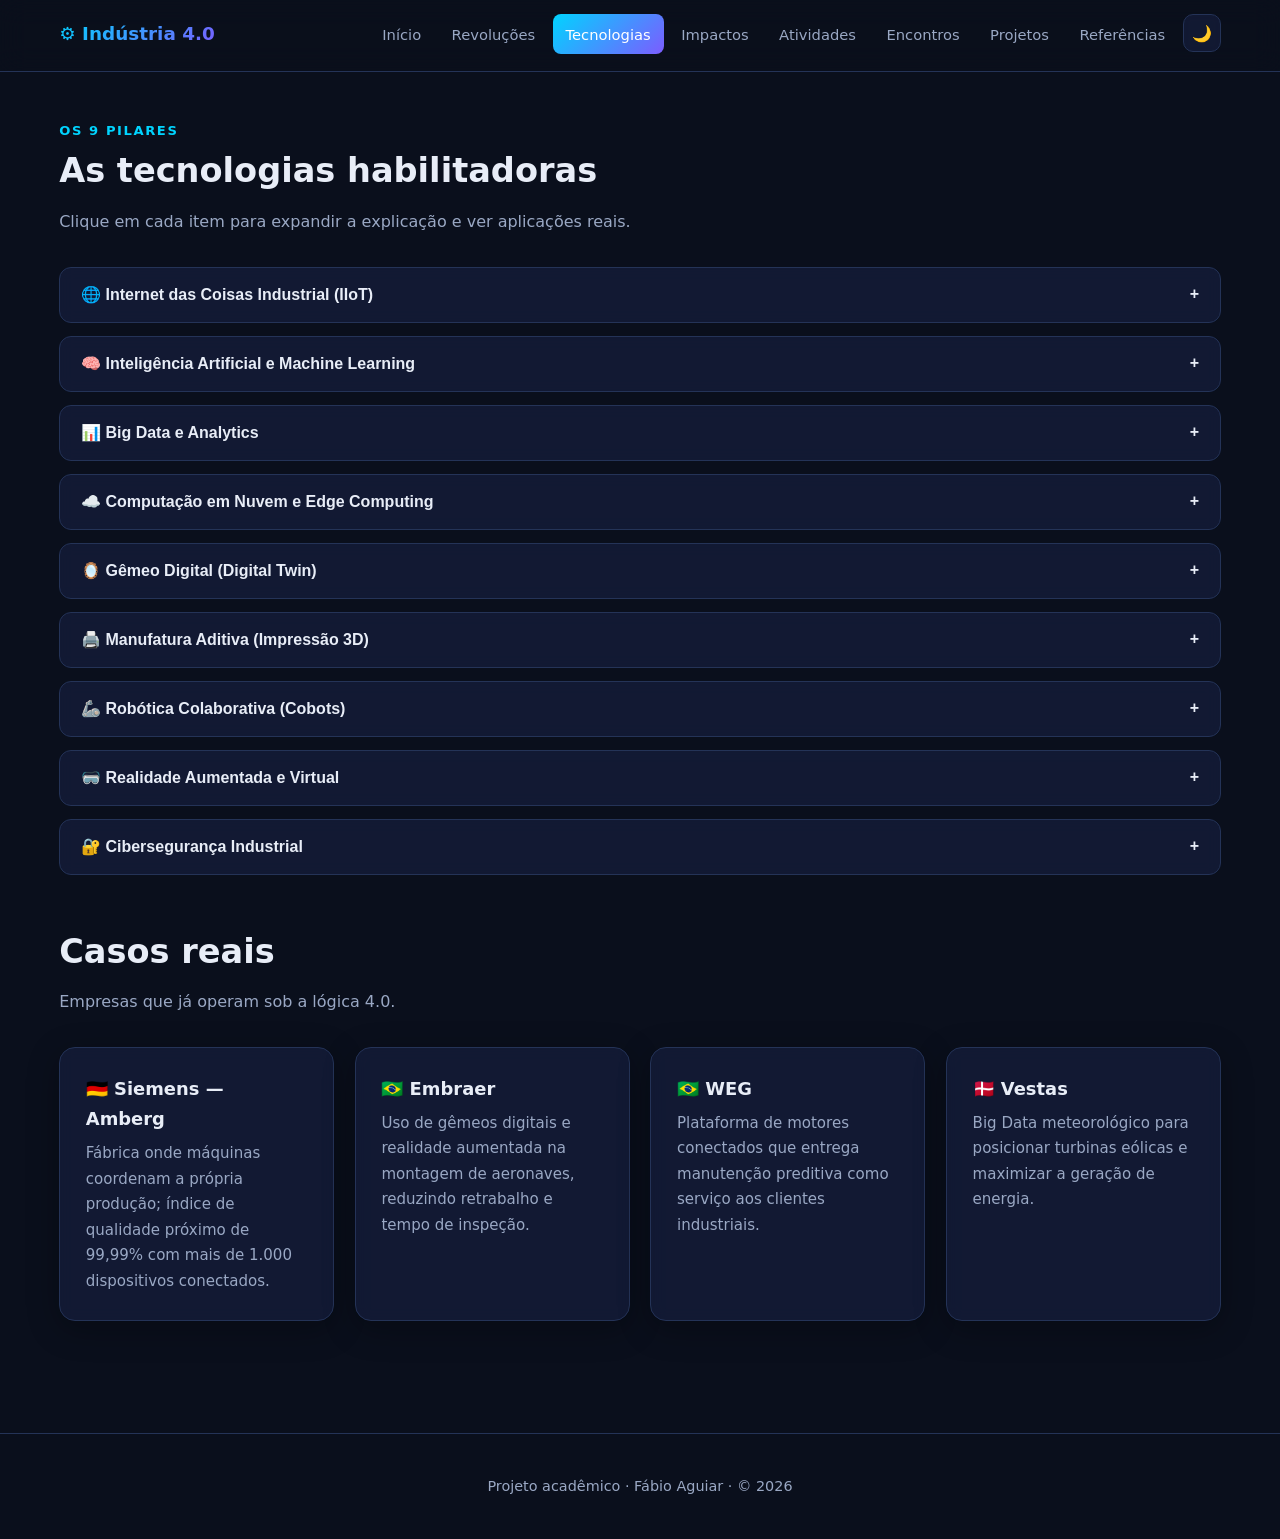
<file: tecnologias.html>
<!DOCTYPE html>
<html lang="pt-BR" data-theme="dark">
<head>
  <meta charset="UTF-8">
  <meta name="viewport" content="width=device-width, initial-scale=1">
  <title>Pilares Tecnológicos · Indústria 4.0</title>
  <link rel="stylesheet" href="assets/css/style.css">
</head>
<body>
  <header>
    <div class="nav-wrap">
      <a href="index.html" class="logo">⚙️ Indústria 4.0</a>
      <button class="burger">☰</button>
      <nav>
        <a href="index.html">Início</a>
        <a href="revolucoes.html">Revoluções</a>
        <a href="tecnologias.html" class="active">Tecnologias</a>
        <a href="impactos.html">Impactos</a>
        <a href="atividades.html">Atividades</a>
        <a href="encontros.html">Encontros</a>
        <a href="projetos.html">Projetos</a>
        <a href="referencias.html">Referências</a>
        <button id="theme">🌙</button>
      </nav>
    </div>
    <div id="bar"></div>
  </header>

  <main>
    <p class="eyebrow">Os 9 pilares</p>
    <h2>As tecnologias habilitadoras</h2>
    <p class="sub">Clique em cada item para expandir a explicação e ver aplicações reais.</p>

    <div class="acc">
      <button class="acc-h">🌐 Internet das Coisas Industrial (IIoT) <i>+</i></button>
      <div class="acc-b"><div>Rede de sensores e atuadores embarcados em máquinas, produtos e veículos que coletam e trocam dados continuamente. É a camada que "dá voz" ao chão de fábrica.<br><br><b>Aplicação:</b> sensores de vibração e temperatura em motores enviam leituras a cada segundo, permitindo detectar desalinhamento antes da quebra.</div></div>
    </div>

    <div class="acc">
      <button class="acc-h">🧠 Inteligência Artificial e Machine Learning <i>+</i></button>
      <div class="acc-b"><div>Algoritmos que aprendem padrões nos dados e tomam decisões sem programação explícita.<br><br><b>Aplicação:</b> visão computacional inspecionando 100% das peças na esteira e reprovando defeitos invisíveis ao olho humano.</div></div>
    </div>

    <div class="acc">
      <button class="acc-h">📊 Big Data e Analytics <i>+</i></button>
      <div class="acc-b"><div>Tratamento de volumes massivos de dados (os 5 V: volume, velocidade, variedade, veracidade e valor) para extrair insights operacionais.<br><br><b>Aplicação:</b> cruzar dados de produção, clima e demanda para ajustar o planejamento semanal.</div></div>
    </div>

    <div class="acc">
      <button class="acc-h">☁️ Computação em Nuvem e Edge Computing <i>+</i></button>
      <div class="acc-b"><div>A nuvem oferece capacidade elástica de armazenamento e processamento; o edge processa dados junto à máquina, reduzindo latência.<br><br><b>Aplicação:</b> edge aciona a parada de emergência em milissegundos; a nuvem guarda o histórico para treinar modelos.</div></div>
    </div>

    <div class="acc">
      <button class="acc-h">🪞 Gêmeo Digital (Digital Twin) <i>+</i></button>
      <div class="acc-b"><div>Réplica virtual fiel de um ativo, processo ou fábrica, alimentada por dados reais. Permite simular cenários sem risco.<br><br><b>Aplicação:</b> testar uma nova sequência de montagem no modelo virtual antes de parar a linha real.</div></div>
    </div>

    <div class="acc">
      <button class="acc-h">🖨️ Manufatura Aditiva (Impressão 3D) <i>+</i></button>
      <div class="acc-b"><div>Construção da peça camada por camada a partir do modelo digital. Reduz desperdício e viabiliza geometrias impossíveis na usinagem.<br><br><b>Aplicação:</b> impressão de peças de reposição sob demanda, eliminando estoque.</div></div>
    </div>

    <div class="acc">
      <button class="acc-h">🦾 Robótica Colaborativa (Cobots) <i>+</i></button>
      <div class="acc-b"><div>Robôs com sensores de força e visão que operam ao lado de pessoas sem gaiolas de proteção, assumindo tarefas repetitivas ou ergonomicamente críticas.<br><br><b>Aplicação:</b> cobot aparafusa componentes enquanto o operador faz o ajuste fino.</div></div>
    </div>

    <div class="acc">
      <button class="acc-h">🥽 Realidade Aumentada e Virtual <i>+</i></button>
      <div class="acc-b"><div>Sobreposição de informações digitais ao ambiente real (AR) ou imersão total (VR).<br><br><b>Aplicação:</b> técnico usa óculos AR que projetam o passo a passo do reparo sobre o equipamento.</div></div>
    </div>

    <div class="acc">
      <button class="acc-h">🔐 Cibersegurança Industrial <i>+</i></button>
      <div class="acc-b"><div>Proteção de redes OT (tecnologia operacional) contra ataques que podem parar a produção ou causar acidentes físicos.<br><br><b>Aplicação:</b> segmentação de rede, autenticação de dispositivos e monitoramento de anomalias.</div></div>
    </div>

    <section class="reveal" style="margin-top: 3rem;">
      <h2>Casos reais</h2>
      <p class="sub">Empresas que já operam sob a lógica 4.0.</p>
      <div class="grid">
        <div class="card"><h3>🇩🇪 Siemens — Amberg</h3><p>Fábrica onde máquinas coordenam a própria produção; índice de qualidade próximo de 99,99% com mais de 1.000 dispositivos conectados.</p></div>
        <div class="card"><h3>🇧🇷 Embraer</h3><p>Uso de gêmeos digitais e realidade aumentada na montagem de aeronaves, reduzindo retrabalho e tempo de inspeção.</p></div>
        <div class="card"><h3>🇧🇷 WEG</h3><p>Plataforma de motores conectados que entrega manutenção preditiva como serviço aos clientes industriais.</p></div>
        <div class="card"><h3>🇩🇰 Vestas</h3><p>Big Data meteorológico para posicionar turbinas eólicas e maximizar a geração de energia.</p></div>
      </div>
    </section>
  </main>

  <footer>
    <p>Projeto acadêmico · Fábio Aguiar · © 2026</p>
  </footer>
  <button id="top">↑</button>
  <script src="assets/js/app.js"></script>
</body>
</html>
</file>
<file: assets/css/style.css>
:root {
  --bg: #0a0f1c;
  --bg2: #111a2e;
  --card: rgba(22, 30, 62, 0.7);
  --line: #243357;
  --txt: #e8edf7;
  --mut: #9aa8c4;
  --acc: #00d4ff;
  --acc2: #7c5cff;
  --ok: #22c55e;
  --err: #ef4444;
  --grad: linear-gradient(135deg, #00d4ff, #7c5cff);
  --glass: rgba(255, 255, 255, 0.05);
  --shadow: 0 8px 32px rgba(0,0,0,0.3);
}
[data-theme="light"] {
  --bg: #f4f7fb;
  --bg2: #ffffff;
  --card: rgba(255, 255, 255, 0.8);
  --line: #dde5f0;
  --txt: #0e1729;
  --mut: #5a6b8a;
  --glass: rgba(0,0,0,0.03);
  --shadow: 0 8px 32px rgba(0,0,0,0.08);
}
* { margin:0; padding:0; box-sizing:border-box }
html { scroll-behavior:smooth }
body {
  font-family: 'Segoe UI', system-ui, sans-serif;
  background: var(--bg);
  color: var(--txt);
  line-height: 1.7;
  transition: background 0.3s, color 0.3s;
}

/* HEADER */
header {
  position: sticky;
  top: 0;
  z-index: 99;
  background: color-mix(in srgb, var(--bg) 80%, transparent);
  backdrop-filter: blur(14px);
  border-bottom: 1px solid var(--line);
}
.nav-wrap {
  max-width: 1200px;
  margin: auto;
  display: flex;
  align-items: center;
  gap: 1rem;
  padding: .9rem 1.2rem;
}
.logo {
  font-weight: 800;
  font-size: 1.15rem;
  background: var(--grad);
  -webkit-background-clip: text;
  -webkit-text-fill-color: transparent;
  text-decoration: none;
  white-space: nowrap;
}
nav {
  margin-left: auto;
  display: flex;
  gap: .3rem;
  flex-wrap: wrap;
}
nav a {
  color: var(--mut);
  text-decoration: none;
  padding: .45rem .8rem;
  border-radius: 8px;
  font-size: .92rem;
  font-weight: 500;
  transition: .25s;
}
nav a:hover { color: var(--txt); background: var(--card); }
nav a.active { color: #fff; background: var(--grad); }
#theme {
  background: var(--card);
  border: 1px solid var(--line);
  color: var(--txt);
  cursor: pointer;
  width: 38px;
  height: 38px;
  border-radius: 10px;
  font-size: 1rem;
  backdrop-filter: blur(4px);
}
.burger { display: none; background: none; border: 0; color: var(--txt); font-size: 1.6rem; cursor: pointer; }
#bar { height: 3px; background: var(--grad); width: 0; transition: width .1s; }

/* HERO */
.hero {
  position: relative;
  text-align: center;
  padding: 6rem 1.2rem 5rem;
  overflow: hidden;
}
.hero::before {
  content: "";
  position: absolute;
  inset: 0;
  z-index: -1;
  background:
    radial-gradient(circle at 20% 20%, rgba(0,212,255,.18), transparent 45%),
    radial-gradient(circle at 80% 70%, rgba(124,92,255,.18), transparent 45%);
}
.hero h1 {
  font-size: clamp(2rem, 6vw, 3.6rem);
  line-height: 1.15;
  font-weight: 800;
  margin-bottom: 1rem;
}
.hero h1 span {
  background: var(--grad);
  -webkit-background-clip: text;
  -webkit-text-fill-color: transparent;
}
.hero p {
  color: var(--mut);
  max-width: 640px;
  margin: auto auto 2rem;
  font-size: 1.08rem;
}
.hero-btns {
  display: flex;
  gap: 0.8rem;
  justify-content: center;
  flex-wrap: wrap;
}
.btn {
  display: inline-block;
  padding: .85rem 1.7rem;
  border-radius: 12px;
  text-decoration: none;
  font-weight: 600;
  border: 0;
  cursor: pointer;
  font-size: .98rem;
  transition: .25s;
}
.btn-p { background: var(--grad); color: #fff; }
.btn-p:hover { transform: translateY(-3px); box-shadow: 0 10px 28px rgba(0,212,255,.3); }
.btn-s { background: var(--card); color: var(--txt); border: 1px solid var(--line); backdrop-filter: blur(4px); }
.btn-s:hover { border-color: var(--acc); transform: translateY(-2px); }

/* LAYOUT */
main { max-width: 1200px; margin: auto; padding: 3rem 1.2rem; }
section { margin-bottom: 4rem; }
h2 { font-size: clamp(1.5rem, 4vw, 2.1rem); margin-bottom: .5rem; font-weight: 750; }
.sub { color: var(--mut); margin-bottom: 2rem; }
.eyebrow { color: var(--acc); font-weight: 700; font-size: .82rem; letter-spacing: .12em; text-transform: uppercase; }
.grid { display: grid; gap: 1.3rem; grid-template-columns: repeat(auto-fit, minmax(260px, 1fr)); }

/* CARDS (melhorados) */
.card {
  background: var(--card);
  backdrop-filter: blur(8px);
  border: 1px solid var(--line);
  border-radius: 16px;
  padding: 1.6rem;
  text-decoration: none;
  color: inherit;
  display: block;
  position: relative;
  overflow: hidden;
  transition: .3s;
  box-shadow: var(--shadow);
}
.card::after {
  content: "";
  position: absolute;
  top: 0;
  left: 0;
  right: 0;
  height: 3px;
  background: var(--grad);
  transform: scaleX(0);
  transform-origin: left;
  transition: .35s;
}
.card:hover {
  transform: translateY(-6px);
  border-color: var(--acc);
  box-shadow: 0 14px 40px rgba(0,0,0,.28);
}
.card:hover::after { transform: scaleX(1); }
.card .ico { font-size: 2.1rem; display: block; margin-bottom: .7rem; }
.card h3 { margin-bottom: .4rem; font-size: 1.12rem; }
.card p { color: var(--mut); font-size: .94rem; }

/* STATS */
.stats {
  display: grid;
  gap: 1rem;
  grid-template-columns: repeat(auto-fit, minmax(150px, 1fr));
  text-align: center;
}
.stat {
  background: var(--card);
  backdrop-filter: blur(8px);
  border: 1px solid var(--line);
  border-radius: 14px;
  padding: 1.4rem;
  box-shadow: var(--shadow);
}
.stat b {
  display: block;
  font-size: 2.1rem;
  background: var(--grad);
  -webkit-background-clip: text;
  -webkit-text-fill-color: transparent;
}
.stat small { color: var(--mut); }

/* TIMELINE */
.tl { position: relative; padding-left: 2.2rem; }
.tl::before { content: ""; position: absolute; left: 8px; top: 0; bottom: 0; width: 2px; background: var(--grad); }
.tl-item {
  position: relative;
  margin-bottom: 2rem;
  background: var(--card);
  backdrop-filter: blur(8px);
  border: 1px solid var(--line);
  border-radius: 14px;
  padding: 1.4rem;
  opacity: 0;
  transform: translateX(-24px);
  transition: .6s;
  box-shadow: var(--shadow);
}
.tl-item.in { opacity: 1; transform: none; }
.tl-item::before {
  content: "";
  position: absolute;
  left: -2.05rem;
  top: 1.8rem;
  width: 14px;
  height: 14px;
  border-radius: 50%;
  background: var(--acc);
  box-shadow: 0 0 0 4px var(--bg);
}
.tl-item .yr { color: var(--acc); font-weight: 800; font-size: .9rem; }

/* ACCORDION */
.acc {
  background: var(--card);
  backdrop-filter: blur(8px);
  border: 1px solid var(--line);
  border-radius: 12px;
  margin-bottom: .8rem;
  overflow: hidden;
}
.acc-h {
  width: 100%;
  text-align: left;
  background: none;
  border: 0;
  color: var(--txt);
  padding: 1.1rem 1.3rem;
  font-size: 1rem;
  font-weight: 600;
  cursor: pointer;
  display: flex;
  justify-content: space-between;
  gap: 1rem;
}
.acc-h:hover { color: var(--acc); }
.acc-h i { transition: .3s; font-style: normal; }
.acc.open .acc-h i { transform: rotate(45deg); }
.acc-b { max-height: 0; overflow: hidden; transition: max-height .4s ease; }
.acc-b div { padding: 0 1.3rem 1.2rem; color: var(--mut); }

/* TABELA */
.tw { overflow-x: auto; border: 1px solid var(--line); border-radius: 12px; }
table { width: 100%; border-collapse: collapse; min-width: 520px; }
th, td { padding: .9rem 1rem; text-align: left; border-bottom: 1px solid var(--line); font-size: .94rem; }
th { background: var(--bg2); font-weight: 700; }
tbody tr:hover { background: var(--bg2); }
tbody tr:last-child td { border: 0; }

/* QUIZ */
.quiz {
  background: var(--card);
  backdrop-filter: blur(8px);
  border: 1px solid var(--line);
  border-radius: 16px;
  padding: 1.8rem;
  box-shadow: var(--shadow);
}
.q-top { display: flex; justify-content: space-between; color: var(--mut); font-size: .88rem; margin-bottom: .6rem; }
.q-bar { height: 6px; background: var(--line); border-radius: 99px; overflow: hidden; margin-bottom: 1.5rem; }
.q-bar span { display: block; height: 100%; background: var(--grad); width: 0; transition: .4s; }
.q-txt { font-size: 1.15rem; font-weight: 600; margin-bottom: 1.2rem; }
.opt {
  display: block;
  width: 100%;
  text-align: left;
  background: var(--bg2);
  border: 1px solid var(--line);
  color: var(--txt);
  padding: .9rem 1.1rem;
  border-radius: 10px;
  margin-bottom: .6rem;
  cursor: pointer;
  transition: .2s;
}
.opt:hover:not(:disabled) { border-color: var(--acc); transform: translateX(5px); }
.opt.ok { border-color: var(--ok); background: rgba(34,197,94,.14); }
.opt.no { border-color: var(--err); background: rgba(239,68,68,.14); }
.fb {
  padding: 1rem;
  border-radius: 10px;
  background: var(--bg2);
  border-left: 4px solid var(--acc);
  color: var(--mut);
  font-size: .92rem;
  margin-top: .5rem;
}
.score { text-align: center; }
.score b { font-size: 3.4rem; background: var(--grad); -webkit-background-clip: text; -webkit-text-fill-color: transparent; }

/* DRAG & DROP */
.dd { display: grid; gap: 1.5rem; grid-template-columns: 1fr 1fr; }
.pool { display: flex; flex-wrap: wrap; gap: .6rem; align-content: start; }
.chip {
  background: var(--grad);
  color: #fff;
  padding: .55rem 1rem;
  border-radius: 99px;
  cursor: grab;
  font-size: .88rem;
  font-weight: 600;
  user-select: none;
}
.chip.dragging { opacity: .4; }
.zone {
  background: var(--card);
  border: 2px dashed var(--line);
  border-radius: 12px;
  padding: 1rem;
  min-height: 74px;
  backdrop-filter: blur(4px);
}
.zone.over { border-color: var(--acc); background: var(--bg2); }
.zone.ok { border-style: solid; border-color: var(--ok); }
.zone small { display: block; color: var(--mut); margin-bottom: .5rem; }

/* SIMULADOR */
.sim {
  background: var(--card);
  backdrop-filter: blur(8px);
  border: 1px solid var(--line);
  border-radius: 16px;
  padding: 1.8rem;
  box-shadow: var(--shadow);
}
.sim label { display: block; margin: 1rem 0 .3rem; font-weight: 600; font-size: .92rem; }
.sim input[type=range] { width: 100%; accent-color: var(--acc); }
.out { display: grid; gap: 1rem; grid-template-columns: repeat(auto-fit, minmax(120px, 1fr)); margin-top: 1.8rem; }

/* FLASHCARDS */
.fc { height: 170px; perspective: 1000px; cursor: pointer; }
.fc-in { position: relative; width: 100%; height: 100%; transition: transform .6s; transform-style: preserve-3d; }
.fc.flip .fc-in { transform: rotateY(180deg); }
.fc-f, .fc-bk {
  position: absolute;
  inset: 0;
  backface-visibility: hidden;
  border-radius: 14px;
  padding: 1.2rem;
  display: flex;
  align-items: center;
  justify-content: center;
  text-align: center;
  border: 1px solid var(--line);
}
.fc-f { background: var(--card); font-weight: 700; backdrop-filter: blur(4px); }
.fc-bk { background: var(--grad); color: #fff; transform: rotateY(180deg); font-size: .92rem; }

/* ENCONTROS e PROJETOS (cards com checkbox) */
.encontro-card, .projeto-card {
  background: var(--card);
  backdrop-filter: blur(8px);
  border: 1px solid var(--line);
  border-radius: 16px;
  padding: 1.6rem;
  box-shadow: var(--shadow);
  transition: .3s;
}
.encontro-card:hover, .projeto-card:hover { transform: translateY(-4px); border-color: var(--acc); }
.encontro-card h3, .projeto-card h3 { margin-bottom: 0.5rem; }
.tarefa {
  display: flex;
  align-items: center;
  gap: 0.6rem;
  margin: 0.4rem 0;
  color: var(--mut);
}
.tarefa input[type="checkbox"] {
  width: 18px;
  height: 18px;
  accent-color: var(--acc);
  cursor: pointer;
}
.tarefa.concluida { text-decoration: line-through; color: var(--ok); }
.progresso-text { font-size: 0.9rem; color: var(--acc); margin-top: 0.5rem; }

/* MISC */
.reveal { opacity: 0; transform: translateY(28px); transition: .7s; }
.reveal.in { opacity: 1; transform: none; }
ul.li { list-style: none; }
ul.li li { padding-left: 1.6rem; position: relative; margin-bottom: .6rem; color: var(--mut); }
ul.li li::before { content: "▸"; position: absolute; left: 0; color: var(--acc); font-weight: 700; }
.note {
  background: var(--bg2);
  border-left: 4px solid var(--acc2);
  border-radius: 10px;
  padding: 1.2rem;
  color: var(--mut);
}
footer {
  border-top: 1px solid var(--line);
  text-align: center;
  padding: 2.5rem 1.2rem;
  color: var(--mut);
  font-size: .9rem;
}
#top {
  position: fixed;
  right: 1.2rem;
  bottom: 1.2rem;
  width: 46px;
  height: 46px;
  border-radius: 50%;
  border: 0;
  background: var(--grad);
  color: #fff;
  font-size: 1.2rem;
  cursor: pointer;
  opacity: 0;
  pointer-events: none;
  transition: .3s;
  box-shadow: var(--shadow);
}
#top.show { opacity: 1; pointer-events: auto; }

/* RESPONSIVO */
@media(max-width:820px) {
  .burger { display: block; margin-left: auto; }
  nav {
    display: none;
    position: absolute;
    top: 100%;
    left: 0;
    right: 0;
    flex-direction: column;
    background: var(--bg2);
    border-bottom: 1px solid var(--line);
    padding: .8rem;
    margin: 0;
  }
  nav.show { display: flex; }
  .dd, .sim .out { grid-template-columns: 1fr; }
}
</file>
